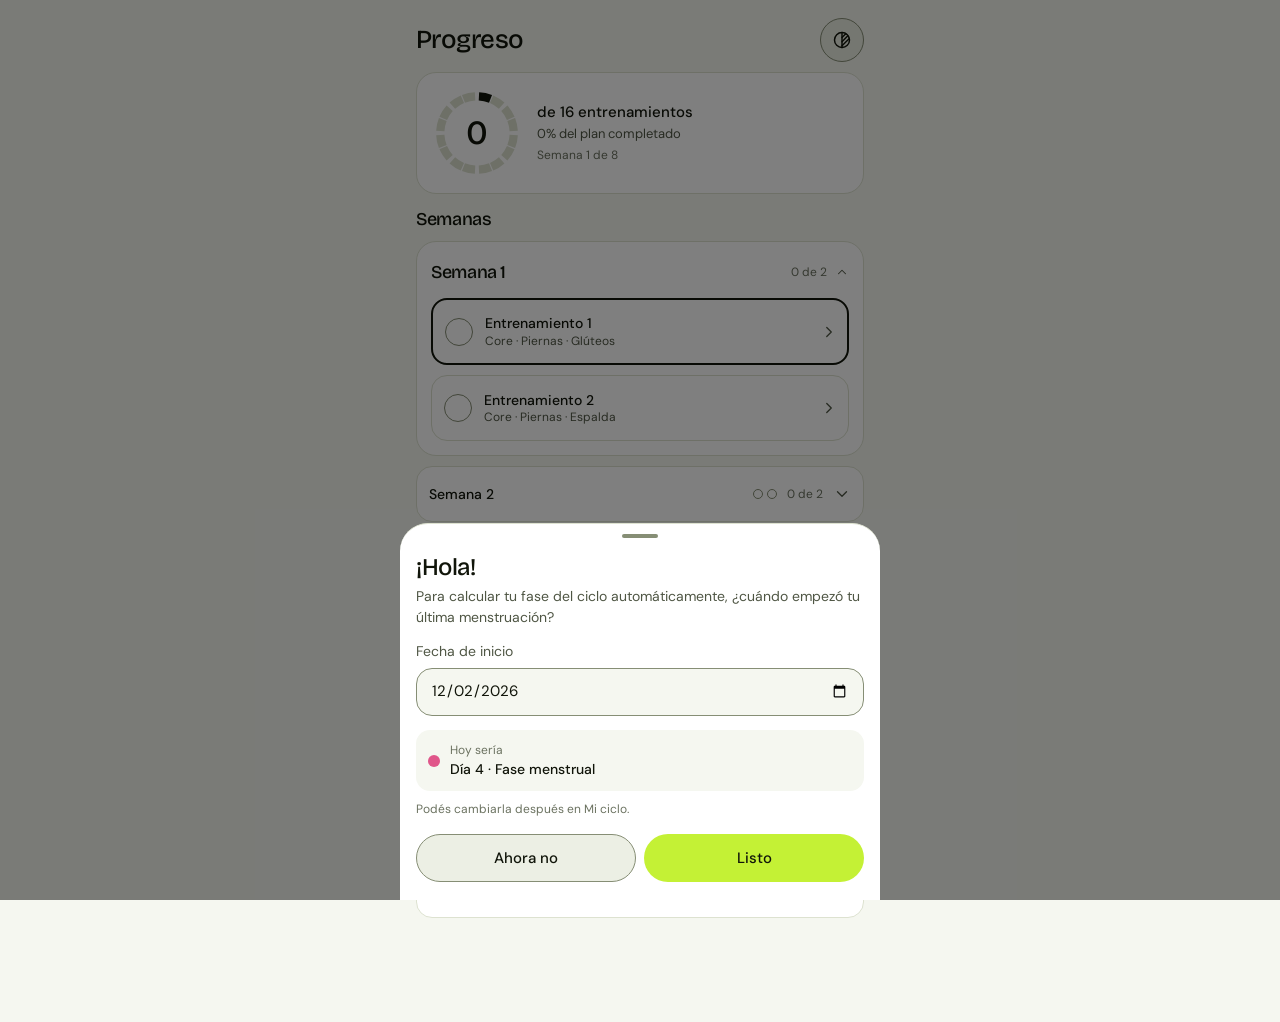
<file: index.html>
<!DOCTYPE html>
<html lang="es" data-theme="light">
<head>
<meta charset="UTF-8">
<meta name="viewport" content="width=device-width, initial-scale=1, viewport-fit=cover">
<meta name="color-scheme" content="light dark">
<meta name="theme-color" id="theme-color" content="#F5F7F0">
<title>Dale Paz</title>

<!-- Íconos: todos salen de icons/icon-source.png (ver README para regenerarlos). -->
<link rel="icon" href="icons/favicon-32.png" sizes="32x32" type="image/png">
<link rel="apple-touch-icon" href="icons/apple-touch-icon.png">
<link rel="manifest" href="manifest.webmanifest">
<meta name="apple-mobile-web-app-capable" content="yes">
<meta name="apple-mobile-web-app-title" content="Dale Paz">
<meta name="apple-mobile-web-app-title" content="Dale Paz">

<!-- Aplica el tema ANTES de pintar para evitar el parpadeo. Sigue el modo del teléfono.
     Hay un botón para cambiarlo en cada pantalla; la elección queda guardada (gym_theme). -->
<script>
(function () {
  var t = localStorage.getItem('gym_theme');
  if (!t) t = matchMedia('(prefers-color-scheme: dark)').matches ? 'dark' : 'light';
  document.documentElement.dataset.theme = t;
  var m = document.getElementById('theme-color');
  if (m) m.content = t === 'dark' ? '#0D0F0A' : '#F5F7F0';
})();
</script>

<!-- Tipografías (si no cargan, la app usa la fuente del sistema) -->
<link rel="preconnect" href="https://fonts.googleapis.com">
<link rel="preconnect" href="https://fonts.gstatic.com" crossorigin>
<link href="https://fonts.googleapis.com/css2?family=Bricolage+Grotesque:opsz,wght@12..96,500&family=DM+Sans:opsz,wght@9..40,400;9..40,500&display=swap" rel="stylesheet">

<link rel="stylesheet" href="css/tokens.css">
<link rel="stylesheet" href="css/app.css">
</head>
<body>

<!-- Íconos (Tabler Icons, MIT). Se usan con <svg class="i"><use href="#i-nombre"/></svg> -->
<svg xmlns="http://www.w3.org/2000/svg" style="display:none" aria-hidden="true">
<symbol id="i-circle-half-2" viewBox="0 0 24 24"><path d="M12 12m-9 0a9 9 0 1 0 18 0a9 9 0 1 0 -18 0"></path><path d="M12 3v18"></path><path d="M12 14l7 -7"></path><path d="M12 19l8.5 -8.5"></path><path d="M12 9l4.5 -4.5"></path></symbol>
<symbol id="i-menu-2" viewBox="0 0 24 24"><path d="M4 6l16 0"></path><path d="M4 12l16 0"></path><path d="M4 18l16 0"></path></symbol>
<symbol id="i-chevron-up" viewBox="0 0 24 24"><path d="M6 15l6 -6l6 6"></path></symbol>
<symbol id="i-chevron-down" viewBox="0 0 24 24"><path d="M6 9l6 6l6 -6"></path></symbol>
<symbol id="i-chevron-right" viewBox="0 0 24 24"><path d="M9 6l6 6l-6 6"></path></symbol>
<symbol id="i-check" viewBox="0 0 24 24"><path d="M5 12l5 5l10 -10"></path></symbol>
<symbol id="i-minus" viewBox="0 0 24 24"><path d="M5 12l14 0"></path></symbol>
<symbol id="i-plus" viewBox="0 0 24 24"><path d="M12 5l0 14"></path><path d="M5 12l14 0"></path></symbol>
<symbol id="i-stopwatch" viewBox="0 0 24 24"><path d="M5 13a7 7 0 1 0 14 0a7 7 0 0 0 -14 0z"></path><path d="M14.5 10.5l-2.5 2.5"></path><path d="M17 8l1 -1"></path><path d="M14 3h-4"></path></symbol>
<symbol id="i-photo" viewBox="0 0 24 24"><path d="M15 8h.01"></path><path d="M3 6a3 3 0 0 1 3 -3h12a3 3 0 0 1 3 3v12a3 3 0 0 1 -3 3h-12a3 3 0 0 1 -3 -3v-12z"></path><path d="M3 16l5 -5c.928 -.893 2.072 -.893 3 0l5 5"></path><path d="M14 14l1 -1c.928 -.893 2.072 -.893 3 0l3 3"></path></symbol>
<symbol id="i-search" viewBox="0 0 24 24"><path d="M10 10m-7 0a7 7 0 1 0 14 0a7 7 0 1 0 -14 0"></path><path d="M21 21l-6 -6"></path></symbol>
<symbol id="i-trending-up" viewBox="0 0 24 24"><path d="M3 17l6 -6l4 4l8 -8"></path><path d="M14 7l7 0l0 7"></path></symbol>
<symbol id="i-trending-down" viewBox="0 0 24 24"><path d="M3 7l6 6l4 -4l8 8"></path><path d="M21 10l0 7l-7 0"></path></symbol>
<symbol id="i-chart-donut" viewBox="0 0 24 24"><path d="M10 3.2a9 9 0 1 0 10.8 10.8a1 1 0 0 0 -1 -1h-3.8a4.1 4.1 0 1 1 -5 -5v-4a.9 .9 0 0 0 -1 -.8"></path><path d="M15 3.5a9 9 0 0 1 5.5 5.5h-4.5a9 9 0 0 0 -1 -1v-4.5"></path></symbol>
<symbol id="i-barbell" viewBox="0 0 24 24"><path d="M2 12h1"></path><path d="M6 8h-2a1 1 0 0 0 -1 1v6a1 1 0 0 0 1 1h2"></path><path d="M6 7v10a1 1 0 0 0 1 1h1a1 1 0 0 0 1 -1v-10a1 1 0 0 0 -1 -1h-1a1 1 0 0 0 -1 1z"></path><path d="M9 12h6"></path><path d="M15 7v10a1 1 0 0 0 1 1h1a1 1 0 0 0 1 -1v-10a1 1 0 0 0 -1 -1h-1a1 1 0 0 0 -1 1z"></path><path d="M18 8h2a1 1 0 0 1 1 1v6a1 1 0 0 1 -1 1h-2"></path><path d="M22 12h-1"></path></symbol>
<symbol id="i-history" viewBox="0 0 24 24"><path d="M12 8l0 4l2 2"></path><path d="M3.05 11a9 9 0 1 1 .5 4m-.5 5v-5h5"></path></symbol>
<symbol id="i-moon" viewBox="0 0 24 24"><path d="M12 3c.132 0 .263 0 .393 0a7.5 7.5 0 0 0 7.92 12.446a9 9 0 1 1 -8.313 -12.454z"></path></symbol>
<symbol id="i-flame" viewBox="0 0 24 24"><path d="M12 10.941c2.333 -3.308 .167 -7.823 -1 -8.941c0 3.395 -2.235 5.299 -3.667 6.706c-1.43 1.408 -2.333 3.621 -2.333 5.588c0 3.704 3.134 6.706 7 6.706s7 -3.002 7 -6.706c0 -1.712 -1.232 -4.403 -2.333 -5.588c-2.084 3.353 -3.257 3.353 -4.667 2.235"></path></symbol>
<symbol id="i-heart" viewBox="0 0 24 24"><path d="M19.5 12.572l-7.5 7.428l-7.5 -7.428a5 5 0 1 1 7.5 -6.566a5 5 0 1 1 7.5 6.572"></path></symbol>
<symbol id="i-x" viewBox="0 0 24 24"><path d="M18 6l-12 12"></path><path d="M6 6l12 12"></path></symbol>
</svg>

<main class="app">
  <section id="view-progress" class="view" aria-label="Progreso"></section>
  <section id="view-workout" class="view hidden" aria-label="Rutina"></section>
  <section id="view-history" class="view hidden" aria-label="Historial"></section>
  <section id="view-ciclo" class="view hidden" aria-label="Mi ciclo"></section>
</main>

<div id="toast" class="toast" role="status" aria-live="polite" hidden></div>

<nav class="nav" aria-label="Principal">
  <button type="button" class="nv active" id="nav-progress" data-act="nav" data-view="progress"><span><svg class="i" aria-hidden="true"><use href="#i-chart-donut"/></svg></span>Progreso</button>
  <button type="button" class="nv" id="nav-workout" data-act="nav" data-view="workout"><span><svg class="i" aria-hidden="true"><use href="#i-barbell"/></svg></span>Rutina</button>
  <button type="button" class="nv" id="nav-history" data-act="nav" data-view="history"><span><svg class="i" aria-hidden="true"><use href="#i-history"/></svg></span>Historial</button>
  <button type="button" class="nv" id="nav-ciclo" data-act="nav" data-view="ciclo"><span><svg class="i" aria-hidden="true"><use href="#i-moon"/></svg></span>Ciclo</button>
</nav>

<!-- Scripts clásicos (no módulos): funciona abriendo el archivo directo o desde un servidor. Orden importa. -->
<script src="js/data.js"></script>
<script src="js/storage.js"></script>
<script src="js/logic.js"></script>
<script src="js/views.js"></script>
<script src="js/sheets.js"></script>
<script src="js/main.js"></script>
</body>
</html>
</file>
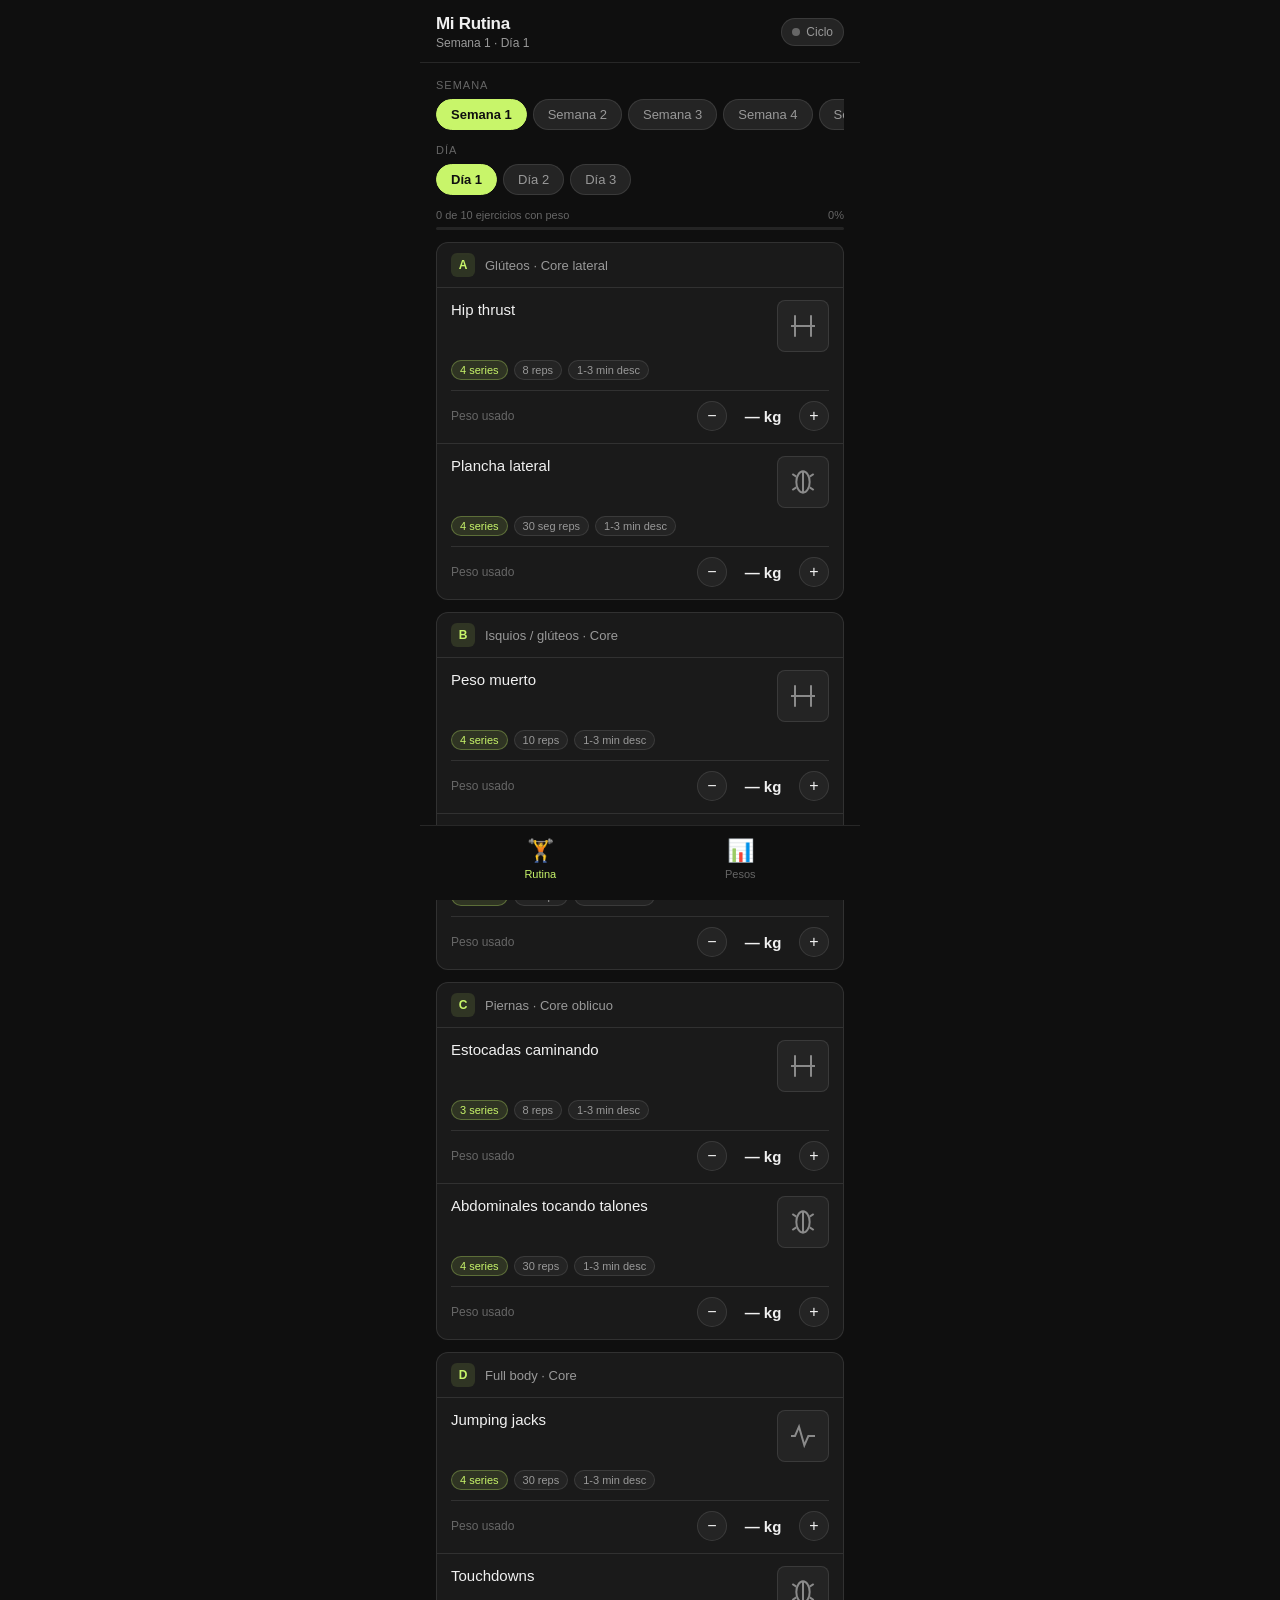
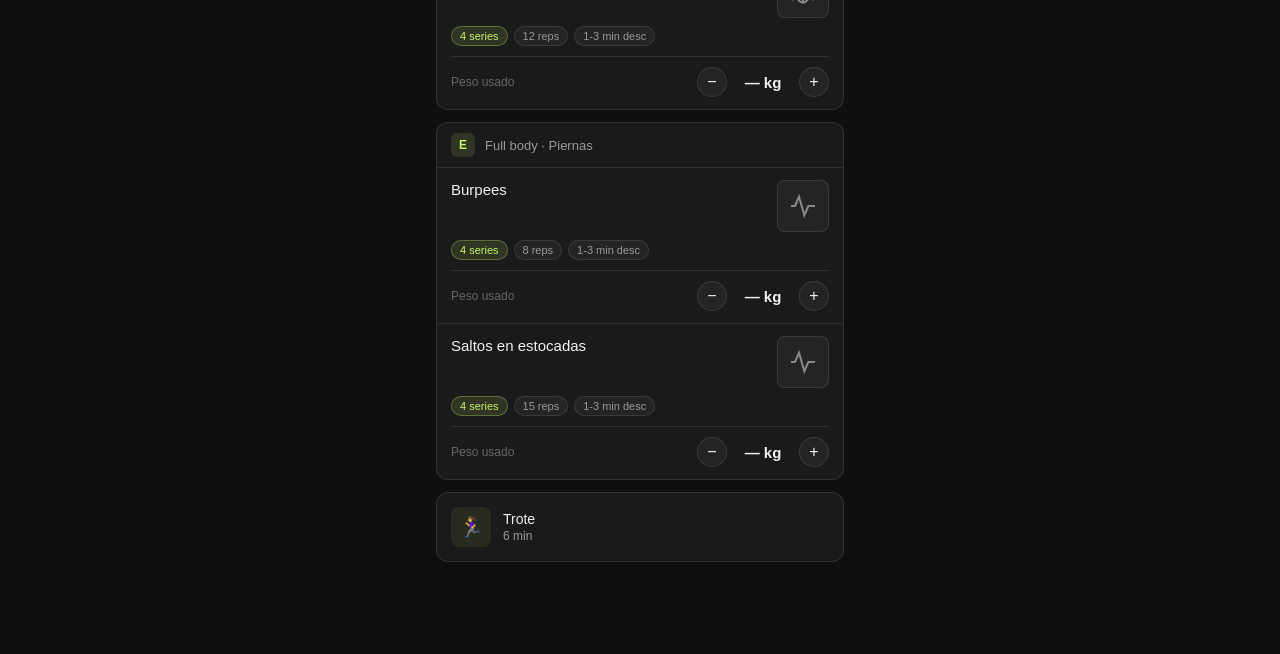
<file: entrenamiento.html>
<!DOCTYPE html>
<html lang="es">
<head>
<meta charset="UTF-8">
<meta name="viewport" content="width=device-width, initial-scale=1.0, user-scalable=no">
<title>Mi Rutina — Avanzados</title>
<style>
  * { box-sizing: border-box; margin: 0; padding: 0; }
  :root {
    --bg: #0f0f0f;
    --bg2: #1a1a1a;
    --bg3: #242424;
    --border: rgba(255,255,255,0.1);
    --text: #f0f0f0;
    --text2: #999;
    --text3: #666;
    --accent: #c8f56a;
    --accent-dim: rgba(200,245,106,0.12);
    --red: #ff6b6b;
    --blue: #6bb8ff;
    --amber: #ffc46b;
    --radius: 12px;
    --radius-sm: 8px;
  }
  body {
    background: var(--bg);
    color: var(--text);
    font-family: -apple-system, BlinkMacSystemFont, 'Segoe UI', sans-serif;
    min-height: 100vh;
    max-width: 440px;
    margin: 0 auto;
    padding-bottom: 80px;
  }

  /* TOP BAR */
  .topbar {
    position: sticky;
    top: 0;
    background: var(--bg);
    border-bottom: 0.5px solid var(--border);
    padding: 14px 16px 12px;
    z-index: 100;
    display: flex;
    align-items: center;
    justify-content: space-between;
  }
  .topbar-title { font-size: 17px; font-weight: 600; letter-spacing: -0.3px; }
  .topbar-sub { font-size: 12px; color: var(--text2); margin-top: 2px; }
  .cycle-pill {
    display: flex;
    align-items: center;
    gap: 6px;
    background: var(--bg3);
    border: 0.5px solid var(--border);
    border-radius: 20px;
    padding: 6px 10px;
    cursor: pointer;
    font-size: 12px;
    color: var(--text2);
    white-space: nowrap;
  }
  .cycle-dot {
    width: 8px; height: 8px; border-radius: 50%;
    background: var(--accent);
    flex-shrink: 0;
  }

  /* WEEK/DAY SELECTOR */
  .selector-section {
    padding: 16px 16px 0;
  }
  .selector-label { font-size: 11px; color: var(--text3); text-transform: uppercase; letter-spacing: 1px; margin-bottom: 8px; }
  .pills-row {
    display: flex;
    gap: 6px;
    overflow-x: auto;
    scrollbar-width: none;
    padding-bottom: 2px;
  }
  .pills-row::-webkit-scrollbar { display: none; }
  .pill {
    flex-shrink: 0;
    padding: 7px 14px;
    border-radius: 20px;
    border: 0.5px solid var(--border);
    background: var(--bg3);
    font-size: 13px;
    color: var(--text2);
    cursor: pointer;
    transition: all 0.15s;
  }
  .pill.active {
    background: var(--accent);
    color: #0f0f0f;
    border-color: var(--accent);
    font-weight: 600;
  }

  /* SESSION HEADER */
  .session-header {
    padding: 20px 16px 12px;
    display: flex;
    align-items: baseline;
    justify-content: space-between;
  }
  .session-title { font-size: 22px; font-weight: 700; letter-spacing: -0.5px; }
  .session-meta { font-size: 13px; color: var(--text2); }

  /* CYCLE PHASE BANNER */
  .phase-banner {
    margin: 0 16px 16px;
    padding: 10px 14px;
    border-radius: var(--radius-sm);
    font-size: 13px;
    display: flex;
    align-items: center;
    gap: 8px;
  }
  .phase-banner.folicular { background: rgba(107,184,255,0.12); color: var(--blue); border: 0.5px solid rgba(107,184,255,0.3); }
  .phase-banner.ovulacion { background: rgba(200,245,106,0.12); color: var(--accent); border: 0.5px solid rgba(200,245,106,0.3); }
  .phase-banner.lutea { background: rgba(255,196,107,0.12); color: var(--amber); border: 0.5px solid rgba(255,196,107,0.3); }
  .phase-banner.menstrual { background: rgba(255,107,107,0.12); color: var(--red); border: 0.5px solid rgba(255,107,107,0.3); }

  /* BLOCK */
  .block {
    margin: 0 16px 12px;
    background: var(--bg2);
    border: 0.5px solid var(--border);
    border-radius: var(--radius);
    overflow: hidden;
  }
  .block-header {
    padding: 10px 14px;
    display: flex;
    align-items: center;
    gap: 10px;
    border-bottom: 0.5px solid var(--border);
  }
  .block-tag {
    width: 24px; height: 24px;
    border-radius: 6px;
    background: var(--accent-dim);
    color: var(--accent);
    font-size: 12px;
    font-weight: 700;
    display: flex; align-items: center; justify-content: center;
    flex-shrink: 0;
  }
  .block-name { font-size: 13px; color: var(--text2); }

  /* EXERCISE CARD */
  .exercise {
    padding: 12px 14px;
    border-bottom: 0.5px solid var(--border);
  }
  .exercise:last-child { border-bottom: none; }
  .ex-top { display: flex; justify-content: space-between; align-items: flex-start; gap: 10px; }
  .ex-name { font-size: 15px; font-weight: 500; line-height: 1.3; flex: 1; }
  .ex-image {
    width: 52px; height: 52px;
    border-radius: var(--radius-sm);
    background: var(--bg3);
    flex-shrink: 0;
    display: flex; align-items: center; justify-content: center;
    overflow: hidden;
    border: 0.5px solid var(--border);
  }
  .ex-image svg { width: 32px; height: 32px; opacity: 0.5; }
  .ex-chips { display: flex; gap: 6px; margin-top: 8px; flex-wrap: wrap; }
  .chip {
    font-size: 11px;
    padding: 3px 8px;
    border-radius: 20px;
    border: 0.5px solid var(--border);
    color: var(--text2);
    background: var(--bg3);
  }
  .chip.series { color: var(--accent); border-color: rgba(200,245,106,0.3); background: var(--accent-dim); }

  /* WEIGHT INPUT */
  .weight-row {
    display: flex;
    align-items: center;
    gap: 8px;
    margin-top: 10px;
    padding-top: 10px;
    border-top: 0.5px solid var(--border);
  }
  .weight-label { font-size: 12px; color: var(--text3); flex: 1; }
  .weight-controls { display: flex; align-items: center; gap: 6px; }
  .weight-btn {
    width: 30px; height: 30px;
    border-radius: 50%;
    border: 0.5px solid var(--border);
    background: var(--bg3);
    color: var(--text);
    font-size: 16px;
    cursor: pointer;
    display: flex; align-items: center; justify-content: center;
    transition: background 0.15s;
    -webkit-tap-highlight-color: transparent;
  }
  .weight-btn:active { background: var(--bg); }
  .weight-val {
    font-size: 15px;
    font-weight: 600;
    min-width: 60px;
    text-align: center;
    color: var(--text);
  }
  .weight-unit { font-size: 12px; color: var(--text3); }
  .weight-saved { color: var(--accent); font-size: 11px; }

  /* CARDIO BLOCK */
  .cardio-card {
    margin: 0 16px 12px;
    padding: 14px;
    background: var(--bg2);
    border: 0.5px solid var(--border);
    border-radius: var(--radius);
    display: flex;
    align-items: center;
    gap: 12px;
  }
  .cardio-icon {
    width: 40px; height: 40px;
    border-radius: var(--radius-sm);
    background: rgba(200,245,106,0.08);
    display: flex; align-items: center; justify-content: center;
    font-size: 20px;
    flex-shrink: 0;
  }
  .cardio-info { flex: 1; }
  .cardio-name { font-size: 14px; font-weight: 500; }
  .cardio-meta { font-size: 12px; color: var(--text2); margin-top: 2px; }

  /* MODAL */
  .modal-overlay {
    display: none;
    position: fixed;
    inset: 0;
    background: rgba(0,0,0,0.7);
    z-index: 200;
    align-items: flex-end;
    justify-content: center;
  }
  .modal-overlay.open { display: flex; }
  .modal {
    background: var(--bg2);
    border: 0.5px solid var(--border);
    border-radius: var(--radius) var(--radius) 0 0;
    padding: 20px 20px 40px;
    width: 100%;
    max-width: 440px;
  }
  .modal-title { font-size: 17px; font-weight: 600; margin-bottom: 16px; }
  .phase-options { display: grid; grid-template-columns: 1fr 1fr; gap: 10px; }
  .phase-opt {
    padding: 14px;
    border-radius: var(--radius-sm);
    border: 0.5px solid var(--border);
    background: var(--bg3);
    cursor: pointer;
    text-align: center;
    transition: all 0.15s;
  }
  .phase-opt.selected { border-width: 1.5px; }
  .phase-opt.folicular.selected { border-color: var(--blue); background: rgba(107,184,255,0.1); color: var(--blue); }
  .phase-opt.ovulacion.selected { border-color: var(--accent); background: var(--accent-dim); color: var(--accent); }
  .phase-opt.lutea.selected { border-color: var(--amber); background: rgba(255,196,107,0.1); color: var(--amber); }
  .phase-opt.menstrual.selected { border-color: var(--red); background: rgba(255,107,107,0.1); color: var(--red); }
  .phase-opt-name { font-size: 14px; font-weight: 500; }
  .phase-opt-hint { font-size: 11px; color: var(--text3); margin-top: 3px; }
  .phase-opt.selected .phase-opt-hint { opacity: 0.8; }
  .modal-close {
    display: block;
    width: 100%;
    margin-top: 16px;
    padding: 12px;
    border-radius: var(--radius-sm);
    border: 0.5px solid var(--border);
    background: transparent;
    color: var(--text2);
    font-size: 14px;
    cursor: pointer;
  }

  /* BOTTOM NAV */
  .bottom-nav {
    position: fixed;
    bottom: 0;
    left: 50%;
    transform: translateX(-50%);
    width: 100%;
    max-width: 440px;
    background: var(--bg);
    border-top: 0.5px solid var(--border);
    padding: 12px 20px 20px;
    display: flex;
    justify-content: space-around;
    z-index: 100;
  }
  .nav-btn {
    display: flex;
    flex-direction: column;
    align-items: center;
    gap: 4px;
    background: none;
    border: none;
    color: var(--text3);
    cursor: pointer;
    font-size: 11px;
    padding: 0 12px;
    transition: color 0.15s;
    -webkit-tap-highlight-color: transparent;
  }
  .nav-btn.active { color: var(--accent); }
  .nav-icon { font-size: 22px; }

  /* PROGRESS BAR */
  .progress-section { padding: 12px 16px 4px; }
  .progress-bar-bg {
    height: 3px;
    background: var(--bg3);
    border-radius: 2px;
    margin-top: 6px;
    overflow: hidden;
  }
  .progress-bar-fill {
    height: 100%;
    background: var(--accent);
    border-radius: 2px;
    transition: width 0.3s;
  }
  .progress-info { display: flex; justify-content: space-between; font-size: 11px; color: var(--text3); }

  .divider { height: 0.5px; background: var(--border); margin: 4px 16px; }

  /* HISTORY VIEW */
  .history-section { padding: 0 16px; }
  .history-empty { text-align: center; padding: 60px 20px; color: var(--text3); font-size: 14px; }
  .history-card {
    background: var(--bg2);
    border: 0.5px solid var(--border);
    border-radius: var(--radius);
    padding: 14px;
    margin-bottom: 10px;
  }
  .history-ex-name { font-size: 14px; font-weight: 500; }
  .history-weights { display: flex; gap: 8px; margin-top: 8px; flex-wrap: wrap; }
  .history-weight-tag {
    font-size: 12px;
    padding: 3px 10px;
    border-radius: 20px;
    background: var(--bg3);
    color: var(--text2);
    border: 0.5px solid var(--border);
  }
  .history-weight-tag span { color: var(--accent); font-weight: 600; }

  /* Utility */
  .hidden { display: none !important; }
  .section-gap { height: 8px; }
</style>
</head>
<body>

<!-- TOP BAR -->
<div class="topbar">
  <div>
    <div class="topbar-title">Mi Rutina</div>
    <div class="topbar-sub" id="topbar-sub">Semana 1 · Día 1</div>
  </div>
  <div class="cycle-pill" onclick="openCycleModal()">
    <div class="cycle-dot" id="cycle-dot"></div>
    <span id="cycle-label">Ciclo</span>
  </div>
</div>

<!-- MAIN CONTENT -->
<div id="view-workout">

  <!-- WEEK SELECTOR -->
  <div class="selector-section">
    <div class="selector-label">Semana</div>
    <div class="pills-row" id="week-pills"></div>
  </div>

  <!-- DAY SELECTOR -->
  <div class="selector-section" style="padding-top:12px;">
    <div class="selector-label">Día</div>
    <div class="pills-row" id="day-pills"></div>
  </div>

  <!-- PROGRESS -->
  <div class="progress-section">
    <div class="progress-info">
      <span id="progress-text">0 ejercicios cargados</span>
      <span id="progress-pct">0%</span>
    </div>
    <div class="progress-bar-bg">
      <div class="progress-bar-fill" id="progress-bar" style="width:0%"></div>
    </div>
  </div>

  <!-- PHASE BANNER -->
  <div id="phase-banner" class="phase-banner folicular hidden" style="margin-top:12px;">
    <span id="phase-banner-icon">⬤</span>
    <span id="phase-banner-text"></span>
  </div>

  <div class="section-gap"></div>

  <!-- ROUTINE CONTENT -->
  <div id="routine-content"></div>

</div>

<!-- HISTORY VIEW -->
<div id="view-history" class="hidden">
  <div class="session-header">
    <div class="session-title">Pesos guardados</div>
  </div>
  <div class="history-section" id="history-content"></div>
</div>

<!-- BOTTOM NAV -->
<div class="bottom-nav">
  <button class="nav-btn active" id="nav-workout" onclick="switchView('workout')">
    <span class="nav-icon">🏋️</span>
    Rutina
  </button>
  <button class="nav-btn" id="nav-history" onclick="switchView('history')">
    <span class="nav-icon">📊</span>
    Pesos
  </button>
</div>

<!-- CYCLE MODAL -->
<div class="modal-overlay" id="cycle-modal">
  <div class="modal">
    <div class="modal-title">Fase del ciclo</div>
    <div class="phase-options">
      <div class="phase-opt folicular" onclick="setPhase('folicular')">
        <div class="phase-opt-name">Folicular</div>
        <div class="phase-opt-hint">Día 6–13 · Más energía</div>
      </div>
      <div class="phase-opt ovulacion" onclick="setPhase('ovulacion')">
        <div class="phase-opt-name">Ovulación</div>
        <div class="phase-opt-hint">Día 14 · Pico máximo</div>
      </div>
      <div class="phase-opt lutea" onclick="setPhase('lutea')">
        <div class="phase-opt-name">Lútea</div>
        <div class="phase-opt-hint">Día 15–28 · Moderada</div>
      </div>
      <div class="phase-opt menstrual" onclick="setPhase('menstrual')">
        <div class="phase-opt-name">Menstrual</div>
        <div class="phase-opt-hint">Día 1–5 · Cuidate</div>
      </div>
    </div>
    <button class="modal-close" onclick="closeCycleModal()">Cerrar</button>
  </div>
</div>

<script>
const ROUTINE = {
  1: {
    1: {
      blocks: [
        { tag:'A', exercises:[
          { name:'Hip thrust', series:4, reps:'8', musculos:'Glúteos', tipo:'compound' },
          { name:'Plancha lateral', series:4, reps:'30 seg', musculos:'Core lateral', tipo:'core' },
        ]},
        { tag:'B', exercises:[
          { name:'Peso muerto', series:4, reps:'10', musculos:'Isquios / glúteos', tipo:'compound' },
          { name:'Abdominales cortos con peso', series:4, reps:'20', musculos:'Core', tipo:'core' },
        ]},
        { tag:'C', exercises:[
          { name:'Estocadas caminando', series:3, reps:'8', musculos:'Piernas', tipo:'compound' },
          { name:'Abdominales tocando talones', series:4, reps:'30', musculos:'Core oblicuo', tipo:'core' },
        ]},
        { tag:'D', exercises:[
          { name:'Jumping jacks', series:4, reps:'30', musculos:'Full body', tipo:'cardio' },
          { name:'Touchdowns', series:4, reps:'12', musculos:'Core', tipo:'core' },
        ]},
        { tag:'E', exercises:[
          { name:'Burpees', series:4, reps:'8', musculos:'Full body', tipo:'cardio' },
          { name:'Saltos en estocadas', series:4, reps:'15', musculos:'Piernas', tipo:'cardio' },
        ]},
      ],
      cardio: { name:'Trote', duracion:'6 min', icono:'🏃‍♀️' }
    },
    2: {
      blocks: [
        { tag:'A', exercises:[
          { name:'Jalón al pecho', series:4, reps:'10', musculos:'Espalda / bíceps', tipo:'pull' },
          { name:'Bíceps con mancuernas', series:4, reps:'10', musculos:'Bíceps', tipo:'isolation' },
        ]},
        { tag:'B', exercises:[
          { name:'Press de hombros con mancuernas', series:4, reps:'8', musculos:'Hombros', tipo:'push' },
          { name:'Abdominales bolitas', series:4, reps:'15', musculos:'Core', tipo:'core' },
        ]},
        { tag:'C', exercises:[
          { name:'Sillón de abducción', series:4, reps:'15', musculos:'Glúteos laterales', tipo:'isolation' },
          { name:'Plancha baja', series:4, reps:'1 min', musculos:'Core', tipo:'core' },
        ]},
        { tag:'D', exercises:[
          { name:'Saltos en estocadas', series:4, reps:'15', musculos:'Piernas', tipo:'cardio' },
          { name:'Saltos en sentadillas', series:4, reps:'10', musculos:'Piernas', tipo:'cardio' },
          { name:'Russian twist', series:4, reps:'30', musculos:'Core oblicuo', tipo:'core' },
        ]},
        { tag:'E', exercises:[
          { name:'Mountain climbers', series:4, reps:'30', musculos:'Full body', tipo:'cardio' },
          { name:'Abdominales cortos', series:4, reps:'30', musculos:'Core', tipo:'core' },
        ]},
      ],
      cardio: { name:'Elíptico', duracion:'8 min', icono:'🚴‍♀️' }
    },
    3: {
      blocks: [
        { tag:'A', exercises:[
          { name:'Sentadillas con barra', series:4, reps:'10', musculos:'Cuádriceps / glúteos', tipo:'compound' },
          { name:'Russian twist', series:4, reps:'30', musculos:'Core oblicuo', tipo:'core' },
        ]},
        { tag:'B', exercises:[
          { name:'Subidas al box', series:4, reps:'8', musculos:'Glúteos / cuádriceps', tipo:'compound' },
          { name:'Press francés', series:4, reps:'10', musculos:'Tríceps', tipo:'isolation' },
        ]},
        { tag:'C', exercises:[
          { name:'Sillón cuádriceps', series:3, reps:'8', musculos:'Cuádriceps', tipo:'isolation' },
          { name:'Bíceps con mancuernas', series:3, reps:'10', musculos:'Bíceps', tipo:'isolation' },
        ]},
        { tag:'D', exercises:[
          { name:'Sprawl', series:4, reps:'8', musculos:'Full body', tipo:'cardio' },
          { name:'Saltos al box', series:4, reps:'10', musculos:'Piernas', tipo:'cardio' },
        ]},
        { tag:'E', exercises:[
          { name:'Abdominales en V', series:4, reps:'8', musculos:'Core', tipo:'core' },
          { name:'Abdominales bolitas', series:4, reps:'15', musculos:'Core', tipo:'core' },
          { name:'Estocadas sin peso', series:4, reps:'12', musculos:'Piernas', tipo:'compound' },
        ]},
      ],
      cardio: { name:'Caminata', duracion:'8 min', icono:'🚶‍♀️' }
    }
  },
  2: {
    1: {
      blocks: [
        { tag:'A', exercises:[
          { name:'Patada de glúteo en polea', series:4, reps:'12', musculos:'Glúteos', tipo:'isolation' },
          { name:'Plancha baja', series:4, reps:'1 min', musculos:'Core', tipo:'core' },
        ]},
        { tag:'B', exercises:[
          { name:'Extensión abajo en polea', series:4, reps:'8', musculos:'Espalda', tipo:'pull' },
          { name:'Press inclinado con mancuernas', series:4, reps:'8', musculos:'Pecho', tipo:'push' },
        ]},
        { tag:'C', exercises:[
          { name:'Sillón de isquiotibiales', series:4, reps:'10', musculos:'Isquiotibiales', tipo:'isolation' },
          { name:'Espinales', series:4, reps:'15', musculos:'Lumbar', tipo:'isolation' },
        ]},
        { tag:'D', exercises:[
          { name:'Vuelos laterales', series:4, reps:'10', musculos:'Hombros laterales', tipo:'isolation' },
          { name:'Tras nuca con mancuernas', series:4, reps:'8', musculos:'Tríceps', tipo:'isolation' },
        ]},
        { tag:'E', exercises:[
          { name:'Touchdowns', series:4, reps:'15', musculos:'Core', tipo:'core' },
          { name:'Burpees', series:4, reps:'8', musculos:'Full body', tipo:'cardio' },
          { name:'Saltos en sentadillas', series:4, reps:'12', musculos:'Piernas', tipo:'cardio' },
        ]},
        { tag:'F', exercises:[
          { name:'Estocadas atrás', series:3, reps:'8', musculos:'Piernas', tipo:'compound' },
          { name:'Abdominales cortos con peso', series:3, reps:'15', musculos:'Core', tipo:'core' },
        ]},
      ],
      cardio: null
    },
    2: {
      blocks: [
        { tag:'A', exercises:[
          { name:'Peso muerto con barra', series:4, reps:'8', musculos:'Isquios / glúteos', tipo:'compound' },
          { name:'Russian twist', series:4, reps:'30', musculos:'Core oblicuo', tipo:'core' },
        ]},
        { tag:'B', exercises:[
          { name:'Pasos laterales con banda', series:4, reps:'20', musculos:'Glúteos laterales', tipo:'isolation' },
          { name:'Abducción lateral', series:4, reps:'15', musculos:'Glúteos laterales', tipo:'isolation' },
          { name:'Patada de glúteo en polea', series:4, reps:'15', musculos:'Glúteos', tipo:'isolation' },
        ]},
        { tag:'C', exercises:[
          { name:'Vuelos laterales', series:4, reps:'10', musculos:'Hombros', tipo:'isolation' },
          { name:'Fondos en banco', series:4, reps:'8', musculos:'Tríceps', tipo:'isolation' },
        ]},
        { tag:'D', exercises:[
          { name:'Sillón de isquiotibiales', series:4, reps:'10', musculos:'Isquiotibiales', tipo:'isolation' },
          { name:'Abdominales tocando talones', series:4, reps:'30', musculos:'Core', tipo:'core' },
        ]},
        { tag:'E', exercises:[
          { name:'Saltos en sentadillas', series:4, reps:'12', musculos:'Piernas', tipo:'cardio' },
          { name:'Touchdowns', series:4, reps:'15', musculos:'Core', tipo:'core' },
          { name:'Mountain climbers', series:4, reps:'30', musculos:'Full body', tipo:'cardio' },
        ]},
      ],
      cardio: { name:'Elíptico', duracion:'10 min', icono:'🚴‍♀️' }
    },
    3: {
      blocks: [
        { tag:'A', exercises:[
          { name:'Sentadillas búlgaras', series:4, reps:'8', musculos:'Glúteos / cuádriceps', tipo:'compound' },
          { name:'Plancha lateral', series:4, reps:'30 seg', musculos:'Core lateral', tipo:'core' },
        ]},
        { tag:'B', exercises:[
          { name:'Bíceps con mancuerna', series:4, reps:'10', musculos:'Bíceps', tipo:'isolation' },
          { name:'Abdominales cortos con peso', series:4, reps:'20', musculos:'Core', tipo:'core' },
        ]},
        { tag:'C', exercises:[
          { name:'Puente de glúteo con peso', series:4, reps:'8', musculos:'Glúteos', tipo:'compound' },
          { name:'Russian twist', series:4, reps:'30', musculos:'Core oblicuo', tipo:'core' },
        ]},
        { tag:'D', exercises:[
          { name:'Estocadas sin peso', series:4, reps:'8', musculos:'Piernas', tipo:'compound' },
          { name:'Touchdowns', series:4, reps:'12', musculos:'Core', tipo:'core' },
        ]},
        { tag:'E', exercises:[
          { name:'Burpees', series:4, reps:'8', musculos:'Full body', tipo:'cardio' },
          { name:'Saltos en estocadas', series:4, reps:'15', musculos:'Piernas', tipo:'cardio' },
        ]},
      ],
      cardio: { name:'Trote', duracion:'6 min', icono:'🏃‍♀️' }
    }
  },
  3: {
    1: {
      blocks: [
        { tag:'A', exercises:[
          { name:'Sentadillas con barra', series:4, reps:'8', musculos:'Cuádriceps / glúteos', tipo:'compound' },
          { name:'Plancha lateral', series:4, reps:'30 seg', musculos:'Core lateral', tipo:'core' },
        ]},
        { tag:'B', exercises:[
          { name:'Estocadas caminando', series:4, reps:'8', musculos:'Piernas', tipo:'compound' },
          { name:'Press francés', series:4, reps:'10', musculos:'Tríceps', tipo:'isolation' },
        ]},
        { tag:'C', exercises:[
          { name:'Sillón abducción', series:4, reps:'12', musculos:'Glúteos laterales', tipo:'isolation' },
          { name:'Bíceps con mancuernas', series:4, reps:'10', musculos:'Bíceps', tipo:'isolation' },
        ]},
        { tag:'D', exercises:[
          { name:'Sprawl', series:4, reps:'8', musculos:'Full body', tipo:'cardio' },
          { name:'Saltos al box', series:4, reps:'10', musculos:'Piernas', tipo:'cardio' },
        ]},
        { tag:'E', exercises:[
          { name:'Abdominales en V', series:4, reps:'8', musculos:'Core', tipo:'core' },
          { name:'Abdominales bolitas', series:4, reps:'15', musculos:'Core', tipo:'core' },
          { name:'Estocadas sin peso', series:4, reps:'12', musculos:'Piernas', tipo:'compound' },
        ]},
      ],
      cardio: { name:'Trote', duracion:'8 min', icono:'🏃‍♀️' }
    },
    2: {
      blocks: [
        { tag:'A', exercises:[
          { name:'Hip thrust', series:4, reps:'8', musculos:'Glúteos', tipo:'compound' },
          { name:'Pasos laterales con banda', series:4, reps:'20', musculos:'Glúteos laterales', tipo:'isolation' },
        ]},
        { tag:'B', exercises:[
          { name:'Patada en polea', series:4, reps:'10', musculos:'Glúteos', tipo:'isolation' },
          { name:'Abdominales cortos con peso', series:4, reps:'20', musculos:'Core', tipo:'core' },
        ]},
        { tag:'C', exercises:[
          { name:'Press de hombro en máquina', series:4, reps:'8', musculos:'Hombros', tipo:'push' },
          { name:'Abdominales tocando talones', series:4, reps:'30', musculos:'Core', tipo:'core' },
        ]},
        { tag:'D', exercises:[
          { name:'Jumping jacks', series:4, reps:'30', musculos:'Full body', tipo:'cardio' },
          { name:'Touchdowns', series:4, reps:'12', musculos:'Core', tipo:'core' },
        ]},
        { tag:'E', exercises:[
          { name:'Burpees', series:4, reps:'8', musculos:'Full body', tipo:'cardio' },
          { name:'Saltos en estocadas', series:4, reps:'15', musculos:'Piernas', tipo:'cardio' },
        ]},
      ],
      cardio: { name:'Bici', duracion:'8 min', icono:'🚴‍♀️' }
    },
    3: {
      blocks: [
        { tag:'A', exercises:[
          { name:'Jalón al pecho', series:4, reps:'8', musculos:'Espalda', tipo:'pull' },
          { name:'Vuelos laterales', series:4, reps:'10', musculos:'Hombros', tipo:'isolation' },
        ]},
        { tag:'B', exercises:[
          { name:'Press militar con mancuernas', series:4, reps:'8', musculos:'Hombros', tipo:'push' },
          { name:'Abdominales bolitas', series:4, reps:'15', musculos:'Core', tipo:'core' },
        ]},
        { tag:'C', exercises:[
          { name:'Peso muerto a una pierna', series:4, reps:'15', musculos:'Isquios / glúteos', tipo:'compound' },
          { name:'Plancha baja', series:4, reps:'1 min', musculos:'Core', tipo:'core' },
        ]},
        { tag:'D', exercises:[
          { name:'Saltos en estocadas', series:4, reps:'15', musculos:'Piernas', tipo:'cardio' },
          { name:'Saltos en sentadillas', series:4, reps:'10', musculos:'Piernas', tipo:'cardio' },
          { name:'Russian twist', series:4, reps:'30', musculos:'Core oblicuo', tipo:'core' },
        ]},
        { tag:'E', exercises:[
          { name:'Subidas al box por pierna', series:4, reps:'8', musculos:'Glúteos / cuádriceps', tipo:'compound' },
          { name:'Abdominales cortitos', series:4, reps:'30', musculos:'Core', tipo:'core' },
        ]},
      ],
      cardio: { name:'Trote', duracion:'8 min', icono:'🏃‍♀️' }
    }
  },
  4: {
    1: {
      blocks: [
        { tag:'A', exercises:[
          { name:'Peso muerto con barra', series:4, reps:'8', musculos:'Isquios / glúteos', tipo:'compound' },
          { name:'Russian twist', series:4, reps:'30', musculos:'Core oblicuo', tipo:'core' },
        ]},
        { tag:'B', exercises:[
          { name:'Sentadillas sumo', series:4, reps:'15', musculos:'Glúteos / aductores', tipo:'compound' },
          { name:'Estocadas atrás sin peso', series:4, reps:'8', musculos:'Piernas', tipo:'compound' },
        ]},
        { tag:'C', exercises:[
          { name:'Vuelos laterales', series:4, reps:'10', musculos:'Hombros', tipo:'isolation' },
          { name:'Fondos en banco', series:4, reps:'8', musculos:'Tríceps', tipo:'isolation' },
        ]},
        { tag:'D', exercises:[
          { name:'Sillón de isquiotibiales', series:4, reps:'10', musculos:'Isquiotibiales', tipo:'isolation' },
          { name:'Abdominales tocando talones', series:4, reps:'30', musculos:'Core', tipo:'core' },
        ]},
        { tag:'E', exercises:[
          { name:'Saltos en sentadillas', series:4, reps:'12', musculos:'Piernas', tipo:'cardio' },
          { name:'Touchdowns', series:4, reps:'15', musculos:'Core', tipo:'core' },
          { name:'Mountain climbers', series:4, reps:'30', musculos:'Full body', tipo:'cardio' },
        ]},
      ],
      cardio: { name:'Caminata', duracion:'12 min', icono:'🚶‍♀️' }
    },
    2: {
      blocks: [
        { tag:'A', exercises:[
          { name:'Sentadillas búlgaras', series:4, reps:'8', musculos:'Glúteos / cuádriceps', tipo:'compound' },
          { name:'Plancha lateral', series:4, reps:'30 seg', musculos:'Core lateral', tipo:'core' },
        ]},
        { tag:'B', exercises:[
          { name:'Remo en máquina', series:4, reps:'10', musculos:'Espalda', tipo:'pull' },
          { name:'Abdominales cortos con peso', series:4, reps:'20', musculos:'Core', tipo:'core' },
        ]},
        { tag:'C', exercises:[
          { name:'Puente de glúteo con peso', series:4, reps:'8', musculos:'Glúteos', tipo:'compound' },
          { name:'Abducción lateral con banda', series:4, reps:'20', musculos:'Glúteos laterales', tipo:'isolation' },
        ]},
        { tag:'D', exercises:[
          { name:'Estocadas sin peso', series:4, reps:'8', musculos:'Piernas', tipo:'compound' },
          { name:'Touchdowns', series:4, reps:'12', musculos:'Core', tipo:'core' },
        ]},
        { tag:'E', exercises:[
          { name:'Burpees', series:4, reps:'8', musculos:'Full body', tipo:'cardio' },
          { name:'Saltos en sentadillas', series:4, reps:'15', musculos:'Piernas', tipo:'cardio' },
        ]},
      ],
      cardio: { name:'Elíptico', duracion:'8 min', icono:'🚴‍♀️' }
    },
    3: {
      blocks: [
        { tag:'A', exercises:[
          { name:'Press de pecho con mancuernas', series:4, reps:'8', musculos:'Pecho', tipo:'push' },
          { name:'Vuelos laterales', series:4, reps:'10', musculos:'Hombros', tipo:'isolation' },
        ]},
        { tag:'B', exercises:[
          { name:'Patada de glúteos en polea', series:4, reps:'8', musculos:'Glúteos', tipo:'isolation' },
          { name:'Abdominales bolitas', series:4, reps:'15', musculos:'Core', tipo:'core' },
        ]},
        { tag:'C', exercises:[
          { name:'Peso muerto a una pierna', series:4, reps:'15', musculos:'Isquios / glúteos', tipo:'compound' },
          { name:'Plancha lateral', series:4, reps:'30 seg', musculos:'Core lateral', tipo:'core' },
        ]},
        { tag:'D', exercises:[
          { name:'Estocadas sin peso', series:4, reps:'15', musculos:'Piernas', tipo:'compound' },
          { name:'Saltos en sentadillas', series:4, reps:'10', musculos:'Piernas', tipo:'cardio' },
          { name:'Russian twist', series:4, reps:'30', musculos:'Core oblicuo', tipo:'core' },
        ]},
        { tag:'E', exercises:[
          { name:'Plancha lateral', series:4, reps:'30 seg', musculos:'Core lateral', tipo:'core' },
          { name:'Abdominales cortitos', series:4, reps:'30', musculos:'Core', tipo:'core' },
        ]},
      ],
      cardio: { name:'Trote', duracion:'8 min', icono:'🏃‍♀️' }
    }
  },
  5: {
    1: {
      blocks: [
        { tag:'A', exercises:[
          { name:'Sentadillas con barra', series:4, reps:'8', musculos:'Cuádriceps / glúteos', tipo:'compound' },
          { name:'Bíceps con mancuerna', series:4, reps:'10', musculos:'Bíceps', tipo:'isolation' },
        ]},
        { tag:'B', exercises:[
          { name:'Sillón de cuádriceps', series:4, reps:'10', musculos:'Cuádriceps', tipo:'isolation' },
          { name:'Press francés', series:4, reps:'10', musculos:'Tríceps', tipo:'isolation' },
        ]},
        { tag:'C', exercises:[
          { name:'Jalón pecho', series:4, reps:'8', musculos:'Espalda', tipo:'pull' },
          { name:'Plancha baja', series:4, reps:'1 min', musculos:'Core', tipo:'core' },
        ]},
        { tag:'D', exercises:[
          { name:'Sprawl', series:4, reps:'8', musculos:'Full body', tipo:'cardio' },
          { name:'Pasos laterales con banda', series:4, reps:'25', musculos:'Glúteos laterales', tipo:'isolation' },
        ]},
        { tag:'E', exercises:[
          { name:'Abdominales en V', series:4, reps:'8', musculos:'Core', tipo:'core' },
          { name:'Abdominales tocando talones', series:4, reps:'30', musculos:'Core', tipo:'core' },
          { name:'Mountain climbers', series:4, reps:'30', musculos:'Full body', tipo:'cardio' },
        ]},
      ],
      cardio: { name:'Caminata', duracion:'12 min', icono:'🚶‍♀️' }
    },
    2: {
      blocks: [
        { tag:'A', exercises:[
          { name:'Peso muerto', series:4, reps:'8', musculos:'Isquios / glúteos', tipo:'compound' },
          { name:'Vuelos laterales', series:4, reps:'10', musculos:'Hombros', tipo:'isolation' },
        ]},
        { tag:'B', exercises:[
          { name:'Tríceps en polea', series:4, reps:'10', musculos:'Tríceps', tipo:'isolation' },
          { name:'Abdominales bolitas', series:4, reps:'15', musculos:'Core', tipo:'core' },
        ]},
        { tag:'C', exercises:[
          { name:'Sillón abducción', series:4, reps:'15', musculos:'Glúteos laterales', tipo:'isolation' },
          { name:'Plancha baja', series:4, reps:'1 min', musculos:'Core', tipo:'core' },
        ]},
        { tag:'D', exercises:[
          { name:'Burpees', series:4, reps:'8', musculos:'Full body', tipo:'cardio' },
          { name:'Saltos en sentadillas', series:4, reps:'10', musculos:'Piernas', tipo:'cardio' },
        ]},
        { tag:'E', exercises:[
          { name:'Subidas al box por lado', series:4, reps:'8', musculos:'Glúteos / cuádriceps', tipo:'compound' },
          { name:'Abdominales cortitos', series:4, reps:'30', musculos:'Core', tipo:'core' },
        ]},
      ],
      cardio: { name:'Caminata', duracion:'12 min', icono:'🚶‍♀️' }
    },
    3: {
      blocks: [
        { tag:'A', exercises:[
          { name:'Hip thrust', series:4, reps:'8', musculos:'Glúteos', tipo:'compound' },
        ]},
        { tag:'B', exercises:[
          { name:'Patada en polea', series:4, reps:'10', musculos:'Glúteos', tipo:'isolation' },
        ]},
        { tag:'C', exercises:[
          { name:'Estocadas caminando', series:4, reps:'8', musculos:'Piernas', tipo:'compound' },
          { name:'Abdominales tocando talones', series:4, reps:'30', musculos:'Core', tipo:'core' },
        ]},
        { tag:'D', exercises:[
          { name:'Saltos en sentadillas', series:4, reps:'10', musculos:'Piernas', tipo:'cardio' },
          { name:'Touchdowns', series:4, reps:'12', musculos:'Core', tipo:'core' },
        ]},
        { tag:'E', exercises:[
          { name:'Sprawl', series:4, reps:'8', musculos:'Full body', tipo:'cardio' },
          { name:'Saltos en estocadas', series:4, reps:'15', musculos:'Piernas', tipo:'cardio' },
        ]},
        { tag:'F', exercises:[
          { name:'Subidas al box por pierna', series:3, reps:'8', musculos:'Glúteos / cuádriceps', tipo:'compound' },
          { name:'Mountain climbers', series:4, reps:'30', musculos:'Full body', tipo:'cardio' },
        ]},
      ],
      cardio: { name:'Caminata', duracion:'12 min', icono:'🚶‍♀️' }
    }
  }
};

const EXERCISE_ICONS = {
  compound: `<svg viewBox="0 0 24 24" fill="none" stroke="currentColor" stroke-width="1.5"><path d="M6 4v16M18 4v16M3 12h18"/></svg>`,
  isolation: `<svg viewBox="0 0 24 24" fill="none" stroke="currentColor" stroke-width="1.5"><circle cx="12" cy="8" r="3"/><path d="M12 11v10"/><path d="M9 16h6"/></svg>`,
  core: `<svg viewBox="0 0 24 24" fill="none" stroke="currentColor" stroke-width="1.5"><ellipse cx="12" cy="12" rx="5" ry="8"/><path d="M12 4v16M7 8l-3-2M17 8l3-2M7 16l-3 2M17 16l3 2"/></svg>`,
  pull: `<svg viewBox="0 0 24 24" fill="none" stroke="currentColor" stroke-width="1.5"><path d="M12 5v14M5 9l7-4 7 4"/></svg>`,
  push: `<svg viewBox="0 0 24 24" fill="none" stroke="currentColor" stroke-width="1.5"><path d="M12 19V5M5 15l7 4 7-4"/></svg>`,
  cardio: `<svg viewBox="0 0 24 24" fill="none" stroke="currentColor" stroke-width="1.5"><path d="M3 12h3l3-7 4 14 3-7h5"/></svg>`,
};

const PHASE_DATA = {
  folicular: { label: 'Fase folicular · Más energía para entrenar 💪', dot:'#6bb8ff' },
  ovulacion: { label: 'Ovulación · Pico de energía y fuerza 🔥', dot:'#c8f56a' },
  lutea: { label: 'Fase lútea · Moderá la intensidad si es necesario 🌙', dot:'#ffc46b' },
  menstrual: { label: 'Menstruación · Escuchá tu cuerpo ❤️', dot:'#ff6b6b' },
};

let currentWeek = 1;
let currentDay = 1;
let currentPhase = null;
let weights = {};
let currentView = 'workout';

function storageKey(exName, week, day) {
  return `w${week}d${day}_${exName.replace(/\s+/g,'_')}`;
}

function loadWeights() {
  try { weights = JSON.parse(localStorage.getItem('gym_weights') || '{}'); } catch(e) { weights = {}; }
}
function saveWeights() {
  try { localStorage.setItem('gym_weights', JSON.stringify(weights)); } catch(e) {}
}
function loadPhase() {
  try { currentPhase = localStorage.getItem('gym_phase') || null; } catch(e) {}
}
function savePhase() {
  try { if(currentPhase) localStorage.setItem('gym_phase', currentPhase); else localStorage.removeItem('gym_phase'); } catch(e) {}
}

function getWeight(exName) {
  const k = storageKey(exName, currentWeek, currentDay);
  return weights[k] || 0;
}
function setWeight(exName, val) {
  const k = storageKey(exName, currentWeek, currentDay);
  weights[k] = val;
  saveWeights();
}

function renderWeekPills() {
  const el = document.getElementById('week-pills');
  el.innerHTML = '';
  for (let w = 1; w <= 5; w++) {
    const p = document.createElement('div');
    p.className = 'pill' + (w === currentWeek ? ' active' : '');
    p.textContent = 'Semana ' + w;
    p.onclick = () => { currentWeek = w; renderAll(); };
    el.appendChild(p);
  }
}

function renderDayPills() {
  const el = document.getElementById('day-pills');
  el.innerHTML = '';
  for (let d = 1; d <= 3; d++) {
    const p = document.createElement('div');
    p.className = 'pill' + (d === currentDay ? ' active' : '');
    p.textContent = 'Día ' + d;
    p.onclick = () => { currentDay = d; renderAll(); };
    el.appendChild(p);
  }
}

function renderPhase() {
  const banner = document.getElementById('phase-banner');
  const dot = document.getElementById('cycle-dot');
  const label = document.getElementById('cycle-label');
  if (currentPhase && PHASE_DATA[currentPhase]) {
    const pd = PHASE_DATA[currentPhase];
    banner.className = 'phase-banner ' + currentPhase;
    document.getElementById('phase-banner-text').textContent = pd.label;
    banner.classList.remove('hidden');
    dot.style.background = pd.dot;
    const names = {folicular:'Folicular', ovulacion:'Ovulación', lutea:'Lútea', menstrual:'Menstrual'};
    label.textContent = names[currentPhase];
    document.querySelectorAll('.phase-opt').forEach(el => {
      el.classList.remove('selected');
      if (el.classList.contains(currentPhase)) el.classList.add('selected');
    });
  } else {
    banner.classList.add('hidden');
    dot.style.background = '#666';
    label.textContent = 'Ciclo';
  }
}

function countLoaded(week, day) {
  const session = ROUTINE[week][day];
  if (!session) return { loaded: 0, total: 0 };
  let total = 0, loaded = 0;
  session.blocks.forEach(b => b.exercises.forEach(ex => {
    total++;
    if (getExerciseWeight(ex.name, week, day) > 0) loaded++;
  }));
  return { loaded, total };
}

function getExerciseWeight(exName, w, d) {
  const k = storageKey(exName, w, d);
  return weights[k] || 0;
}

function renderProgress() {
  const { loaded, total } = countLoaded(currentWeek, currentDay);
  const pct = total > 0 ? Math.round(loaded / total * 100) : 0;
  document.getElementById('progress-text').textContent = `${loaded} de ${total} ejercicios con peso`;
  document.getElementById('progress-pct').textContent = pct + '%';
  document.getElementById('progress-bar').style.width = pct + '%';
}

function renderRoutine() {
  const content = document.getElementById('routine-content');
  content.innerHTML = '';
  const session = ROUTINE[currentWeek] && ROUTINE[currentWeek][currentDay];
  if (!session) return;

  document.getElementById('topbar-sub').textContent = `Semana ${currentWeek} · Día ${currentDay}`;
  document.getElementById('session-header-title') && (document.getElementById('session-header-title').textContent = `Semana ${currentWeek} · Día ${currentDay}`);

  session.blocks.forEach(block => {
    const blockEl = document.createElement('div');
    blockEl.className = 'block';

    const header = document.createElement('div');
    header.className = 'block-header';
    header.innerHTML = `<div class="block-tag">${block.tag}</div><div class="block-name">${block.exercises.map(e=>e.musculos).filter((v,i,a)=>a.indexOf(v)===i).join(' · ')}</div>`;
    blockEl.appendChild(header);

    block.exercises.forEach(ex => {
      const exEl = document.createElement('div');
      exEl.className = 'exercise';

      const icon = EXERCISE_ICONS[ex.tipo] || EXERCISE_ICONS.compound;
      const weight = getWeight(ex.name);

      exEl.innerHTML = `
        <div class="ex-top">
          <div class="ex-name">${ex.name}</div>
          <div class="ex-image">${icon}</div>
        </div>
        <div class="ex-chips">
          <div class="chip series">${ex.series} series</div>
          <div class="chip">${ex.reps} reps</div>
          <div class="chip">1-3 min desc</div>
        </div>
        <div class="weight-row">
          <div class="weight-label">Peso usado</div>
          <div class="weight-controls">
            <button class="weight-btn" onclick="adjustWeight('${ex.name}', -2.5)">−</button>
            <div class="weight-val" id="wval-${CSS.escape(ex.name)}">${weight > 0 ? weight + ' kg' : '— kg'}</div>
            <button class="weight-btn" onclick="adjustWeight('${ex.name}', 2.5)">+</button>
          </div>
        </div>
      `;
      blockEl.appendChild(exEl);
    });

    content.appendChild(blockEl);
  });

  if (session.cardio) {
    const cardioEl = document.createElement('div');
    cardioEl.className = 'cardio-card';
    cardioEl.innerHTML = `
      <div class="cardio-icon">${session.cardio.icono}</div>
      <div class="cardio-info">
        <div class="cardio-name">${session.cardio.name}</div>
        <div class="cardio-meta">${session.cardio.duracion}</div>
      </div>
    `;
    content.appendChild(cardioEl);
  }
}

function adjustWeight(exName, delta) {
  let current = getWeight(exName);
  let newVal = Math.max(0, Math.round((current + delta) * 10) / 10);
  setWeight(exName, newVal);
  const el = document.getElementById('wval-' + CSS.escape(exName));
  if (el) el.textContent = newVal > 0 ? newVal + ' kg' : '— kg';
  renderProgress();
}

function renderAll() {
  renderWeekPills();
  renderDayPills();
  renderPhase();
  renderProgress();
  renderRoutine();
}

function renderHistory() {
  const container = document.getElementById('history-content');
  container.innerHTML = '';
  
  const allEntries = [];
  for (const key in weights) {
    if (weights[key] > 0) {
      const match = key.match(/^w(\d)d(\d)_(.+)$/);
      if (match) {
        const w = match[1], d = match[2], name = match[3].replace(/_/g,' ');
        allEntries.push({ week: w, day: d, name, weight: weights[key], key });
      }
    }
  }

  if (allEntries.length === 0) {
    container.innerHTML = '<div class="history-empty">Todavía no hay pesos guardados.<br>Empezá a cargar tus pesos en la rutina.</div>';
    return;
  }

  const grouped = {};
  allEntries.forEach(e => {
    if (!grouped[e.name]) grouped[e.name] = [];
    grouped[e.name].push(e);
  });

  Object.entries(grouped).sort((a,b)=>a[0].localeCompare(b[0])).forEach(([name, entries]) => {
    const card = document.createElement('div');
    card.className = 'history-card';
    const tagsHtml = entries.map(e => `<div class="history-weight-tag">S${e.week}D${e.day} <span>${e.weight} kg</span></div>`).join('');
    card.innerHTML = `<div class="history-ex-name">${name}</div><div class="history-weights">${tagsHtml}</div>`;
    container.appendChild(card);
  });
}

function switchView(view) {
  currentView = view;
  document.getElementById('view-workout').classList.toggle('hidden', view !== 'workout');
  document.getElementById('view-history').classList.toggle('hidden', view !== 'history');
  document.getElementById('nav-workout').classList.toggle('active', view === 'workout');
  document.getElementById('nav-history').classList.toggle('active', view === 'history');
  if (view === 'history') renderHistory();
}

function openCycleModal() {
  document.getElementById('cycle-modal').classList.add('open');
}
function closeCycleModal() {
  document.getElementById('cycle-modal').classList.remove('open');
}
function setPhase(phase) {
  currentPhase = phase;
  savePhase();
  renderPhase();
  closeCycleModal();
}

document.getElementById('cycle-modal').addEventListener('click', function(e) {
  if (e.target === this) closeCycleModal();
});

loadWeights();
loadPhase();
renderAll();
</script>
</body>
</html>
</file>
<file: css/tokens.css>
/* ============================================================
   TOKENS DE DISEÑO  ·  Dale Paz
   Acá vive TODO el color, la tipografía y las medidas.
   Si querés cambiar el look, tocá solo este archivo.

   Capas:  1) primitivos  →  2) semánticos (claro / oscuro)  →  3) componentes (app.css)
   El tema se aplica con <html data-theme="light|dark"> (ver el script del <head>).
   ============================================================ */

:root {
  /* ---------- 1. PRIMITIVOS ---------- */
  --lima-300: #C4F135;          /* lima principal */
  --lima-400: #AEDB26;          /* lima presionado */
  --lima-700: #6A9A00;          /* lima para gráficos sobre claro (3,4:1) */
  --lima-800: #4C7A00;          /* lima para texto sobre claro (5,1:1) */
  --ink-900: #11150A;           /* tinta: texto sobre lima y texto principal claro */

  --phase-menstrual: #E0568A;
  --phase-folicular: #3FA7D6;
  --phase-ovulacion: #8E7CE6;
  --phase-lutea:     #E8A33D;

  /* ---------- tipografía ---------- */
  --font-ui: 'DM Sans', system-ui, -apple-system, 'Segoe UI', Roboto, sans-serif;
  --font-display: 'Bricolage Grotesque', 'DM Sans', system-ui, sans-serif;

  /* ---------- radios (solo tres + pill) ---------- */
  --radius-control: 12px;       /* miniaturas, campos chicos */
  --radius-card: 16px;          /* filas, tarjetas compactas, campos */
  --radius-hero: 20px;          /* tarjetas grandes */
  --radius-sheet: 28px;         /* hojas inferiores */
  --radius-pill: 999px;         /* botones y chips */

  /* ---------- espaciado (múltiplos de 4) ---------- */
  --space-1: 4px;
  --space-2: 8px;
  --space-3: 12px;
  --space-4: 16px;
  --space-6: 24px;

  /* ---------- medidas ---------- */
  --tap: 44px;                  /* tamaño mínimo de toque */
  --app-max: 480px;

  /* ---------- 2. SEMÁNTICOS · MODO CLARO ---------- */
  --bg: #F5F7F0;                /* fondo de la app */
  --card: #FFFFFF;              /* tarjetas */
  --raised: #ECEFE4;            /* elevado: botones secundarios, chips */
  --raised-pressed: #DDE2D0;    /* elevado presionado */
  --border: #DDE2D0;            /* líneas decorativas (NO para delimitar botones) */
  --control-border: #868E75;    /* borde de botones y campos (3,4:1) */
  --control-border-pressed: #4F5644;

  --text: #11150A;              /* principal */
  --text-2: #4F5644;            /* secundario */
  --text-3: #6B7260;            /* terciario */

  --accent-fill: #C4F135;       /* relleno lima (siempre con tinta encima) */
  --accent-fill-pressed: #AEDB26;
  --accent-on: #11150A;         /* tinta sobre lima */
  --accent-text: #4C7A00;       /* lima como texto */
  --accent-graphic: #6A9A00;    /* lima en gráficos y progreso */
  --accent-tint: #EAF8BE;

  --danger: #C23A32;
  --scrim: rgba(0, 0, 0, 0.5);
  --toast-bg: #11150A;
  --toast-text: #F2F5EA;

  color-scheme: light;
}

/* ---------- 2. SEMÁNTICOS · MODO OSCURO ---------- */
:root[data-theme="dark"] {
  --bg: #0D0F0A;
  --card: #161A10;
  --raised: #1F2416;
  --raised-pressed: #2E3722;
  --border: #2B3220;
  --control-border: #66724F;
  --control-border-pressed: #A7AE98;

  --text: #F2F5EA;
  --text-2: #A7AE98;
  --text-3: #7E8570;

  --accent-fill: #C4F135;
  --accent-fill-pressed: #AEDB26;
  --accent-on: #11150A;
  --accent-text: #C4F135;       /* en oscuro el lima sirve para todo */
  --accent-graphic: #C4F135;
  --accent-tint: #2A3314;

  --danger: #FF8A7A;
  --toast-bg: #F2F5EA;
  --toast-text: #11150A;

  color-scheme: dark;
}
</file>
<file: css/app.css>
/* ============================================================
   ESTILOS DE COMPONENTES  ·  Dale Paz
   Usa solo variables de tokens.css (nada de colores sueltos).
   Orden: base → botones y controles → rutina → progreso →
          historial → ciclo → hojas y modales → navegación
   ============================================================ */

/* ---------- base ---------- */
*, *::before, *::after { box-sizing: border-box; margin: 0; padding: 0; }
html { -webkit-text-size-adjust: 100%; }
body {
  background: var(--bg);
  color: var(--text);
  font-family: var(--font-ui);
  font-size: 14px;
  line-height: 1.4;
  -webkit-font-smoothing: antialiased;
  -webkit-tap-highlight-color: transparent;
}
button { font: inherit; color: inherit; background: none; border: 0; cursor: pointer; text-align: inherit; }
input { font: inherit; color: inherit; }
.hidden { display: none !important; }

.i { width: 1em; height: 1em; flex: none; stroke: currentColor; fill: none; stroke-width: 1.75; stroke-linecap: round; stroke-linejoin: round; }

.app {
  max-width: var(--app-max);
  margin: 0 auto;
  padding: 18px var(--space-4) calc(104px + env(safe-area-inset-bottom));
}
.view { display: flex; flex-direction: column; gap: 10px; }

.display { font-family: var(--font-display); font-weight: 500; letter-spacing: -0.02em; }
.title { font-family: var(--font-display); font-weight: 500; letter-spacing: -0.02em; font-size: 26px; line-height: 1.2; }
.h2 { font-family: var(--font-display); font-weight: 500; letter-spacing: -0.02em; font-size: 18px; line-height: 1.3; }
.caption { font-size: 12px; color: var(--text-3); }
.section-label { font-size: 14px; font-weight: 500; color: var(--text-2); margin-top: 6px; }
.top-row { display: flex; align-items: center; justify-content: space-between; gap: var(--space-2); }
.top-actions { display: flex; align-items: center; gap: var(--space-2); }

/* ---------- chips ---------- */
.chip {
  display: inline-flex; align-items: center; gap: 6px;
  padding: 6px 10px; border-radius: var(--radius-pill);
  background: var(--raised); color: var(--text); font-size: 12px;
}
.chip .dot { width: 8px; height: 8px; border-radius: 50%; flex: none; background: var(--text-3); }
.chip-btn { min-height: 32px; }
.chip i.i { font-size: 16px; }

/* ---------- botones ---------- */
.btn {
  display: inline-flex; align-items: center; justify-content: center; gap: 6px;
  min-height: var(--tap); padding: 0 14px;
  border-radius: var(--radius-pill);
  font-weight: 500; font-size: 14px; white-space: nowrap; user-select: none;
  transition: background-color .12s, border-color .12s;
}
.btn .i { font-size: 18px; }
.btn-primary { background: var(--accent-fill); color: var(--accent-on); border: 1.5px solid transparent; min-height: 48px; font-size: 15px; padding: 0 20px; }
.btn-primary:active { background: var(--accent-fill-pressed); }
.btn-secondary { background: var(--raised); color: var(--text); border: 1.5px solid var(--control-border); }
.btn-secondary:active { background: var(--raised-pressed); border-color: var(--control-border-pressed); }
.btn-lg { min-height: 48px; font-size: 15px; }
.btn-block { width: 100%; }
.btn-icon {
  width: var(--tap); height: var(--tap); min-height: var(--tap); padding: 0; border-radius: 50%;
  background: var(--raised); color: var(--text); border: 1.5px solid var(--control-border);
  display: inline-flex; align-items: center; justify-content: center; flex: none;
}
.btn-icon .i { font-size: 20px; }
.btn-icon:active { background: var(--raised-pressed); border-color: var(--control-border-pressed); }
.btn.is-active { border-color: var(--text); border-width: 2px; }
:focus-visible { outline: 2px solid var(--text); outline-offset: 2px; }

/* ---------- selector numérico (– número +) ---------- */
.step-row { display: flex; align-items: center; justify-content: space-between; gap: var(--space-2); }
.step-label { font-size: 14px; color: var(--text-2); }
.stepper { display: grid; grid-template-columns: 44px 56px 44px; gap: 10px; align-items: center; height: 44px; }
.num-wrap { height: 44px; display: flex; align-items: center; justify-content: center; cursor: text; }
.num {
  display: block; min-width: 24px; text-align: center; outline: none;
  font-family: var(--font-display); font-weight: 500; font-size: 24px; line-height: 1; color: var(--text);
  text-box: trim-both cap alphabetic;          /* centra por la altura real de los dígitos */
  border-radius: 6px; caret-color: var(--text);
}
.num:focus { box-shadow: 0 2px 0 0 var(--text); }

/* ---------- tarjetas ---------- */
.card { background: var(--card); border: 0.5px solid var(--border); border-radius: var(--radius-hero); padding: 14px; }

/* ---------- progreso segmentado (barra) ---------- */
.segs { display: grid; gap: 4px; }
.segs i { height: 6px; border-radius: 3px; background: var(--border); display: block; overflow: hidden; }
.segs b { display: block; height: 6px; background: var(--accent-graphic); }
.prog-cap { display: flex; align-items: center; gap: 4px; margin-top: 6px; min-height: 28px; font-size: 12px; color: var(--text-3); }
.prog-cap .i { font-size: 16px; }

/* ============================================================
   RUTINA
   ============================================================ */
.xc-list { display: flex; flex-direction: column; gap: 10px; }
.xc {
  background: var(--card); border: 0.5px solid var(--border); border-radius: var(--radius-card);
  padding: 10px 12px; display: flex; flex-direction: column; gap: 14px;
  position: relative;
}
.xc.open { border-radius: var(--radius-hero); padding: 14px 12px; }
.xc-head { display: flex; align-items: center; gap: 8px; min-height: 44px; width: 100%; text-align: left; }
.xc.open .xc-head { align-items: flex-start; }
.xc-text { flex: 1; min-width: 0; }
.xc-name { font-size: 14px; font-weight: 500; line-height: 1.3; }
.xc-meta { font-size: 12px; color: var(--text-2); }
.xc-sub, .xc-tags { display: none; font-size: 12px; color: var(--text-3); margin-top: 2px; }
.xc.open .xc-name { font-family: var(--font-display); font-size: 20px; line-height: 1.25; letter-spacing: -0.02em; padding-top: 2px; }
.xc.open .xc-meta { display: none; }
.xc.open .xc-sub, .xc.open .xc-tags { display: block; }
.xc-right { display: flex; align-items: center; gap: 8px; color: var(--text-2); }
.xc.open .xc-right { margin-top: 12px; }
.xc-right .i { font-size: 20px; }
.dots { display: flex; gap: 4px; }
.dt { width: 10px; height: 10px; border-radius: 50%; border: 1.5px solid var(--control-border); display: block; }
.dt.ok { background: var(--accent-fill); border-color: var(--accent-graphic); }
.xc.open .dots { display: none; }

.drag { width: 32px; height: 44px; margin-left: -6px; display: flex; align-items: center; justify-content: center; flex: none; color: var(--text-2); font-size: 22px; touch-action: none; cursor: grab; user-select: none; }
.drag:active { color: var(--text); }

.ck { width: 24px; height: 24px; border-radius: 50%; flex: none; background: var(--accent-fill); color: var(--accent-on); border: 1.5px solid var(--accent-graphic); display: flex; align-items: center; justify-content: center; margin: 0 4px 0 0; }
.ck .i { font-size: 14px; stroke-width: 2.5; }
.xc.is-done .xc-name { color: var(--text-2); font-weight: 400; }
.xc.is-done .xc-meta { color: var(--text-3); }
.xc.is-done:not(.open) { padding-top: 6px; padding-bottom: 6px; }

.xc-body { display: flex; flex-direction: column; gap: 14px; }
.xc:not(.open) .xc-body { display: none; }

/* botones de serie */
.sets { display: grid; grid-template-columns: repeat(auto-fit, minmax(58px, 1fr)); gap: 8px; }
.set {
  height: 66px; border-radius: var(--radius-card);
  display: flex; flex-direction: column; align-items: center; justify-content: center; gap: 2px;
  background: var(--raised); color: var(--text); border: 1.5px solid var(--control-border);
  text-align: center; user-select: none;
}
.set:active { background: var(--raised-pressed); }
.set-n { font-family: var(--font-display); font-weight: 500; font-size: 20px; line-height: 1.1; display: flex; align-items: center; gap: 3px; }
.set-n .i { font-size: 15px; stroke-width: 2.5; }
.set-v { font-size: 12px; color: var(--text-2); }
.set.later .set-v { color: var(--text-3); }
.set.next { border: 2px solid var(--text); }
.set.ok { background: var(--accent-fill); color: var(--accent-on); border-color: var(--accent-graphic); }
.set.ok .set-v { color: var(--accent-on); }

.editor { background: var(--bg); border-radius: var(--radius-card); padding: 12px; display: flex; flex-direction: column; gap: 10px; }
.editor-head { display: flex; align-items: center; justify-content: space-between; }
.editor-head b { font-weight: 500; font-size: 14px; }
.complete-note { background: var(--bg); border-radius: var(--radius-card); padding: 12px; font-size: 13px; color: var(--text-2); }

.xc-actions { display: grid; grid-template-columns: 1fr 1fr; gap: 8px; }
.presets { display: flex; gap: 8px; flex-wrap: wrap; align-items: center; }
.presets .caption { margin-right: 2px; }
.pre { min-height: 40px; padding: 0 12px; border-radius: var(--radius-pill); font-size: 13px; background: var(--raised); border: 1.5px solid var(--control-border); }
.pre.sel { border: 2px solid var(--text); }
.pre:active { background: var(--raised-pressed); }

/* arrastrar */
.xc-list.is-dragging { user-select: none; -webkit-user-select: none; }
.xc.dragging { border: 2px solid var(--text); z-index: 20; background: var(--card); transition: none; touch-action: none; }
.xc.dragging .drag { color: var(--text); cursor: grabbing; }

.cardio { display: flex; flex-direction: column; gap: 2px; margin-top: 6px; }
.cardio .xc-name { font-size: 15px; }

/* ============================================================
   PROGRESO
   ============================================================ */
.hero-p { display: flex; align-items: center; gap: 14px; }
.ring { position: relative; width: 92px; height: 92px; flex: none; }
.ring svg { width: 92px; height: 92px; display: block; }
.ring path { fill: none; stroke-width: 9; stroke-linecap: butt; }
.ring .d { stroke: var(--accent-graphic); }
.ring .c { stroke: var(--text); }
.ring .p { stroke: var(--border); }
.ring .ct { position: absolute; inset: 0; display: flex; align-items: center; justify-content: center; font-family: var(--font-display); font-weight: 500; font-size: 34px; line-height: 1; letter-spacing: -0.02em; }
.hero-p-text { display: flex; flex-direction: column; gap: 2px; }
.hero-p-text .a { font-size: 15px; font-weight: 500; }
.hero-p-text .b { font-size: 13px; color: var(--text-2); }

.week { display: flex; align-items: center; gap: 10px; padding: 10px 12px; min-height: 56px; width: 100%; text-align: left; background: var(--card); border: 0.5px solid var(--border); border-radius: var(--radius-card); }
.week .n { flex: 1; font-size: 14px; font-weight: 500; }
.week .cnt { min-width: 34px; text-align: right; font-size: 12px; color: var(--text-3); }
.week .i { color: var(--text-2); font-size: 18px; }
.week-open { background: var(--card); border: 0.5px solid var(--border); border-radius: var(--radius-hero); padding: 14px; display: flex; flex-direction: column; gap: 10px; }
.week-open-head { display: flex; align-items: center; justify-content: space-between; width: 100%; text-align: left; min-height: 32px; }
.week-open-head .r { display: flex; align-items: center; gap: 8px; color: var(--text-2); }
.srow { display: flex; align-items: center; gap: 4px; padding: 6px 10px 6px 4px; border: 1.5px solid var(--border); border-radius: var(--radius-card); min-height: 64px; }
.srow.is-current { border: 2px solid var(--text); padding: 5.5px 9.5px 5.5px 3.5px; }
.srow-main { flex: 1; display: flex; align-items: center; gap: 8px; min-height: 52px; text-align: left; }
.srow-main .t { flex: 1; }
.srow-main .a { font-size: 14px; font-weight: 500; line-height: 1.3; }
.srow-main .b { font-size: 12px; color: var(--text-2); }
.srow.is-done .a { color: var(--text-2); font-weight: 400; }
.srow.is-done .b { color: var(--text-3); }
.srow-main .i { color: var(--text-2); font-size: 18px; }
.mark { width: 44px; height: 44px; display: flex; align-items: center; justify-content: center; flex: none; }
.mark b { width: 28px; height: 28px; border-radius: 50%; border: 1.5px solid var(--control-border); display: flex; align-items: center; justify-content: center; }
.mark.ok b { background: var(--accent-fill); color: var(--accent-on); border-color: var(--accent-graphic); }
.mark .i { font-size: 16px; stroke-width: 2.5; }

/* ============================================================
   HISTORIAL
   ============================================================ */
.search-wrap { position: relative; }
.search { height: 48px; border-radius: var(--radius-card); background: var(--card); border: 1.5px solid var(--control-border); display: flex; align-items: center; gap: 10px; padding: 0 14px; }
.search:focus-within { border-color: var(--text); }
.search .i { font-size: 20px; color: var(--text-2); }
.search input { flex: 1; min-width: 0; background: none; border: 0; outline: none; font-size: 15px; color: var(--text); }
.search input::placeholder { color: var(--text-3); }
.dropdown { position: absolute; left: 0; right: 0; top: calc(100% + 6px); z-index: 30; background: var(--card); border: 0.5px solid var(--border); border-radius: var(--radius-card); max-height: 260px; overflow-y: auto; padding: 4px; box-shadow: 0 0 0 1px var(--border); }
.dropdown button { display: block; width: 100%; padding: 12px; border-radius: var(--radius-control); font-size: 14px; min-height: 44px; }
.dropdown button:active { background: var(--raised); }
.dropdown .empty { padding: 12px; color: var(--text-3); font-size: 14px; }

.detail { display: flex; flex-direction: column; gap: 12px; }
.detail-val { display: flex; align-items: baseline; gap: 6px; }
.detail-val .big { font-family: var(--font-display); font-weight: 500; font-size: 28px; line-height: 1; letter-spacing: -0.02em; }
.detail-val .u { font-size: 14px; color: var(--text-2); }
.chart svg { display: block; width: 100%; height: auto; }
.chart .gl { stroke: var(--border); stroke-width: 1; }
.chart .ax { font-size: 12px; fill: var(--text-3); font-family: var(--font-ui); }
.chart .lv { font-size: 12px; font-weight: 500; fill: var(--text); font-family: var(--font-ui); }
.chart .ln { fill: none; stroke: var(--accent-graphic); stroke-width: 2.5; stroke-linejoin: round; stroke-linecap: round; }
.chart .dp { fill: var(--card); stroke: var(--accent-graphic); stroke-width: 2; }
.chart .lp { fill: var(--accent-fill); stroke: var(--accent-graphic); stroke-width: 2.5; }
.chart-empty { font-size: 13px; color: var(--text-3); padding: 8px 0; }
.hrow { display: flex; align-items: center; gap: 10px; width: 100%; text-align: left; padding: 10px 14px; min-height: 60px; background: var(--card); border: 0.5px solid var(--border); border-radius: var(--radius-card); }
.hrow.is-selected { border: 2px solid var(--text); padding: 9px 13px; }
.hrow .t { flex: 1; }
.hrow .a { font-size: 14px; font-weight: 500; line-height: 1.3; }
.hrow .b { font-size: 12px; color: var(--text-2); }
.hrow .w { font-size: 14px; font-weight: 500; }
.empty-state { padding: 16px; text-align: center; color: var(--text-3); font-size: 14px; }

/* ============================================================
   CICLO
   ============================================================ */
.cyc-hero { display: flex; flex-direction: column; gap: 12px; }
.cyc-title { display: flex; align-items: center; gap: 8px; }
.cyc-title .pdot { width: 12px; height: 12px; border-radius: 50%; flex: none; background: var(--text-3); }
.cyc-title .display { font-size: 20px; line-height: 1.25; }
.cyc-bar { display: grid; grid-template-columns: repeat(28, 1fr); gap: 2px; align-items: center; height: 22px; }
.cyc-bar i { height: 10px; border-radius: 3px; display: block; background: var(--border); }
.cyc-bar i.today { height: 22px; background: var(--text); }
.cyc-ends { display: flex; justify-content: space-between; margin-top: 4px; }
.hr { height: 0.5px; background: var(--border); border: 0; }
.cyc-desc { font-size: 14px; color: var(--text-2); line-height: 1.5; }
.advice { display: flex; align-items: flex-start; gap: 10px; background: var(--bg); border-radius: 14px; padding: 12px; }
.advice .i { font-size: 20px; margin-top: 1px; }
.advice .a { font-size: 14px; font-weight: 500; margin-top: 1px; }
.tiles { display: grid; grid-template-columns: 1fr 1fr; gap: 8px; }
.tile { background: var(--card); border: 0.5px solid var(--border); border-radius: var(--radius-card); padding: 12px; min-height: 64px; display: flex; flex-direction: column; justify-content: center; gap: 2px; text-align: left; width: 100%; }
.tile.is-selected { border: 2px solid var(--text); padding: 11px; }
.tile .n { display: flex; align-items: center; gap: 8px; font-size: 14px; font-weight: 500; }
.tile .pdot { width: 12px; height: 12px; border-radius: 50%; flex: none; }
.tile .h { font-size: 12px; color: var(--text-2); padding-left: 20px; }
.link-btn { display: inline-flex; align-items: center; min-height: 36px; font-size: 13px; font-weight: 500; text-decoration: underline; text-underline-offset: 3px; color: var(--text); }
.date-row { display: flex; align-items: center; gap: 8px; }
.field { flex: 1; min-width: 0; height: 48px; border-radius: var(--radius-card); background: var(--card); border: 1.5px solid var(--control-border); padding: 0 14px; font-size: 15px; color: var(--text); font-family: var(--font-ui); outline: none; -webkit-appearance: none; appearance: none; }
.field:focus { border-color: var(--text); }
.field::placeholder { color: var(--text-3); }
.sheet .field { background: var(--bg); width: 100%; }

/* ============================================================
   HOJAS Y MODALES
   ============================================================ */
.overlay { position: fixed; inset: 0; z-index: 100; background: var(--scrim); display: flex; align-items: flex-end; justify-content: center; animation: fade .18s ease-out; }
.sheet {
  width: 100%; max-width: var(--app-max); max-height: 92vh; overflow-y: auto;
  background: var(--card); border-radius: var(--radius-sheet) var(--radius-sheet) 0 0; border-top: 0.5px solid var(--border);
  padding: 10px var(--space-4) calc(18px + env(safe-area-inset-bottom));
  display: flex; flex-direction: column; gap: 14px;
  animation: rise .22s ease-out;
}
.grabber { width: 36px; height: 4px; border-radius: 2px; background: var(--control-border); align-self: center; flex: none; }
.sheet-title { font-family: var(--font-display); font-weight: 500; letter-spacing: -0.02em; font-size: 22px; line-height: 1.25; }
.sheet-sub { font-size: 14px; color: var(--text-2); line-height: 1.5; margin-top: 4px; }
.sheet-btns { display: grid; grid-template-columns: 1fr 1fr; gap: 8px; margin-top: 2px; }
.sheet-btns.wide { grid-template-columns: 1fr 1.4fr; }
.preview { display: flex; align-items: center; gap: 10px; background: var(--bg); border-radius: 14px; padding: 12px; }
.preview .pdot { width: 12px; height: 12px; border-radius: 50%; flex: none; }
.preview .a { font-size: 14px; font-weight: 500; margin-top: 1px; }
.field-label { font-size: 14px; color: var(--text-2); margin-bottom: 6px; display: block; }
.media-img { width: 100%; border-radius: var(--radius-card); display: block; }
.media-ph { display: flex; flex-direction: column; align-items: center; gap: 8px; padding: 32px 16px; color: var(--text-3); background: var(--bg); border-radius: var(--radius-card); font-size: 14px; }
.media-ph .i { font-size: 32px; }
@keyframes fade { from { opacity: 0 } to { opacity: 1 } }
@keyframes rise { from { transform: translateY(24px); opacity: .6 } to { transform: none; opacity: 1 } }
@media (prefers-reduced-motion: reduce) { .overlay, .sheet { animation: none; } }

/* ---------- aviso de guardado ---------- */
.toast {
  position: fixed; left: 50%; transform: translateX(-50%); z-index: 90;
  bottom: calc(92px + env(safe-area-inset-bottom));
  background: var(--toast-bg); color: var(--toast-text);
  padding: 10px 16px; border-radius: var(--radius-pill); font-size: 13px; font-weight: 500;
  max-width: calc(100% - 32px); text-align: center;
}
.toast.err { cursor: pointer; }
/* Guardando: presente pero discreto, aparece en cada serie marcada. */
.toast.is-saving { opacity: 0.72; font-weight: 400; padding: 7px 13px; font-size: 12px; }

/* ============================================================
   NAVEGACIÓN
   ============================================================ */
.nav {
  position: fixed; left: 50%; bottom: 0; transform: translateX(-50%); z-index: 80;
  width: 100%; max-width: var(--app-max);
  display: flex; justify-content: space-around;
  padding: 10px 8px calc(16px + env(safe-area-inset-bottom));
  background: var(--card); border-top: 0.5px solid var(--border);
}
.nv { display: flex; flex-direction: column; align-items: center; gap: 3px; min-width: 64px; font-size: 12px; color: var(--text-3); }
.nv span { width: 56px; height: 32px; border-radius: var(--radius-pill); display: flex; align-items: center; justify-content: center; font-size: 22px; }
.nv.active { color: var(--text); }
.nv.active span { background: var(--accent-fill); color: var(--accent-on); }
</file>
